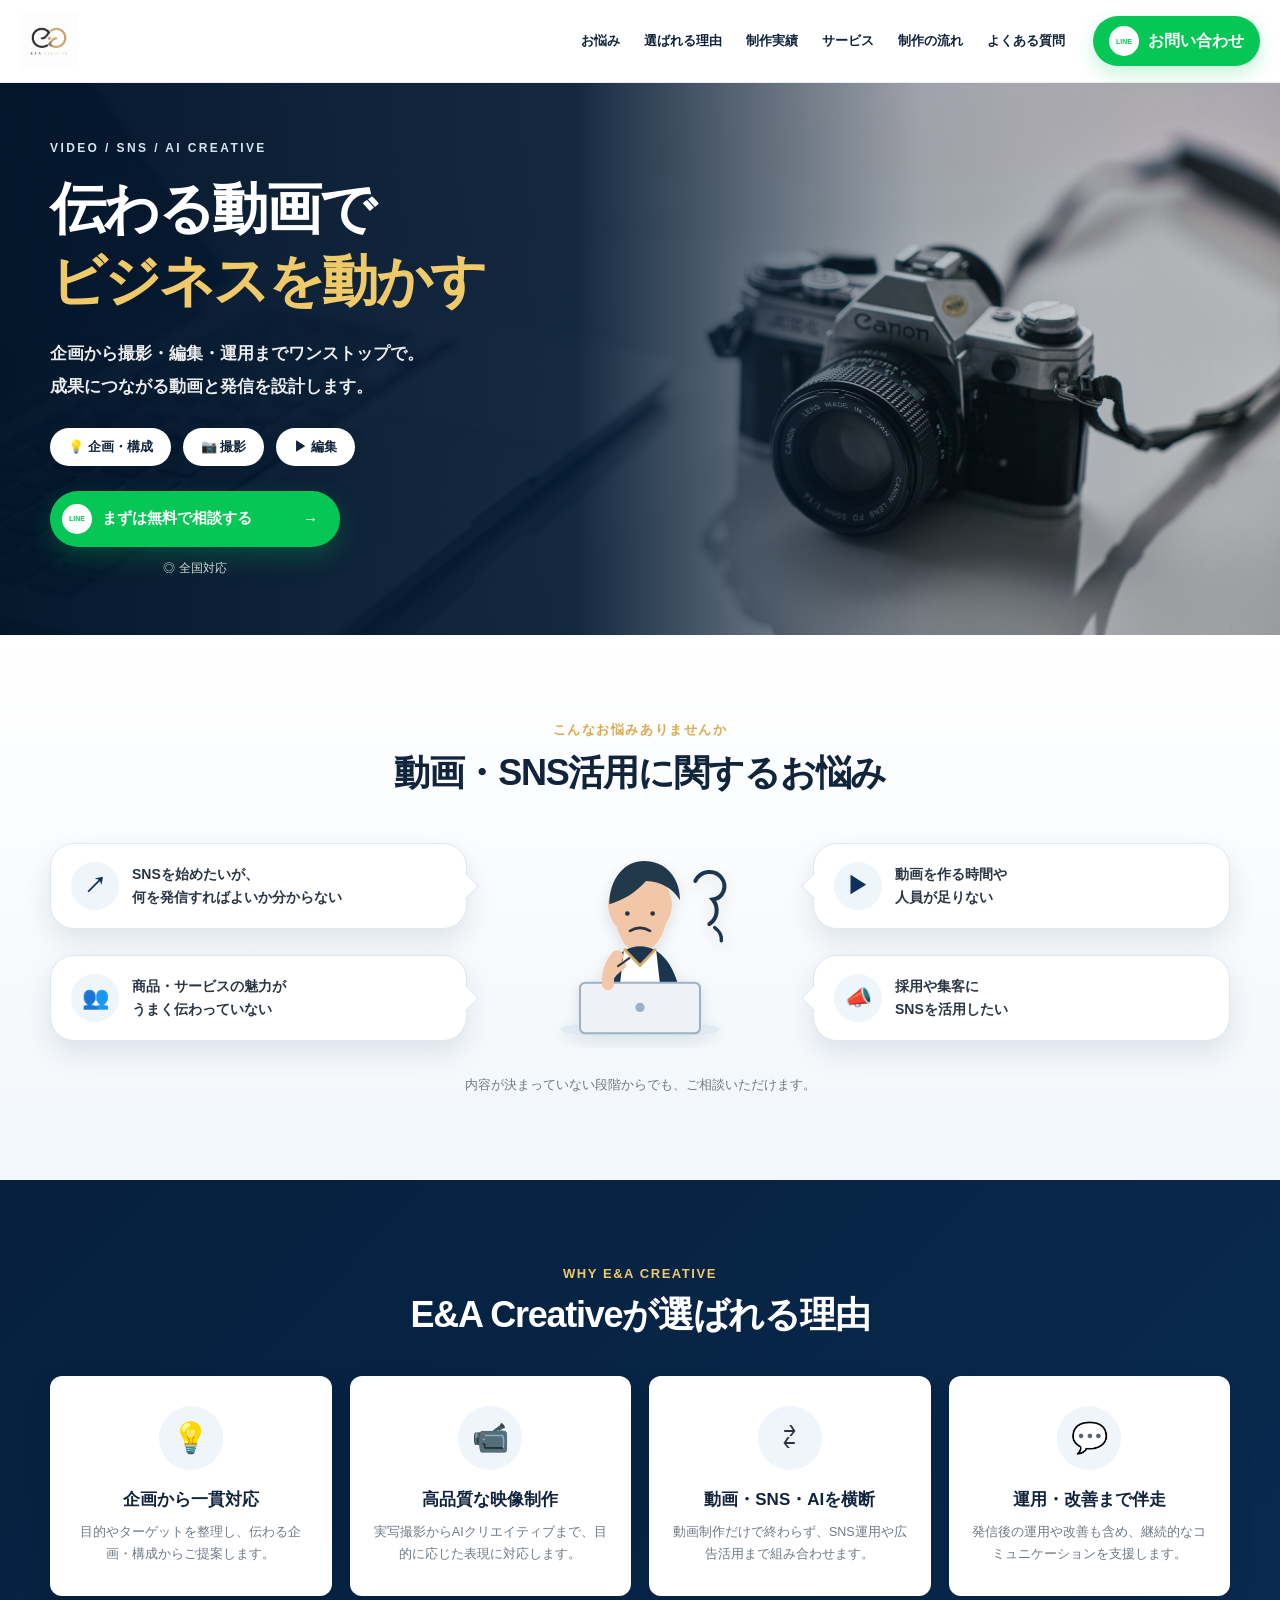
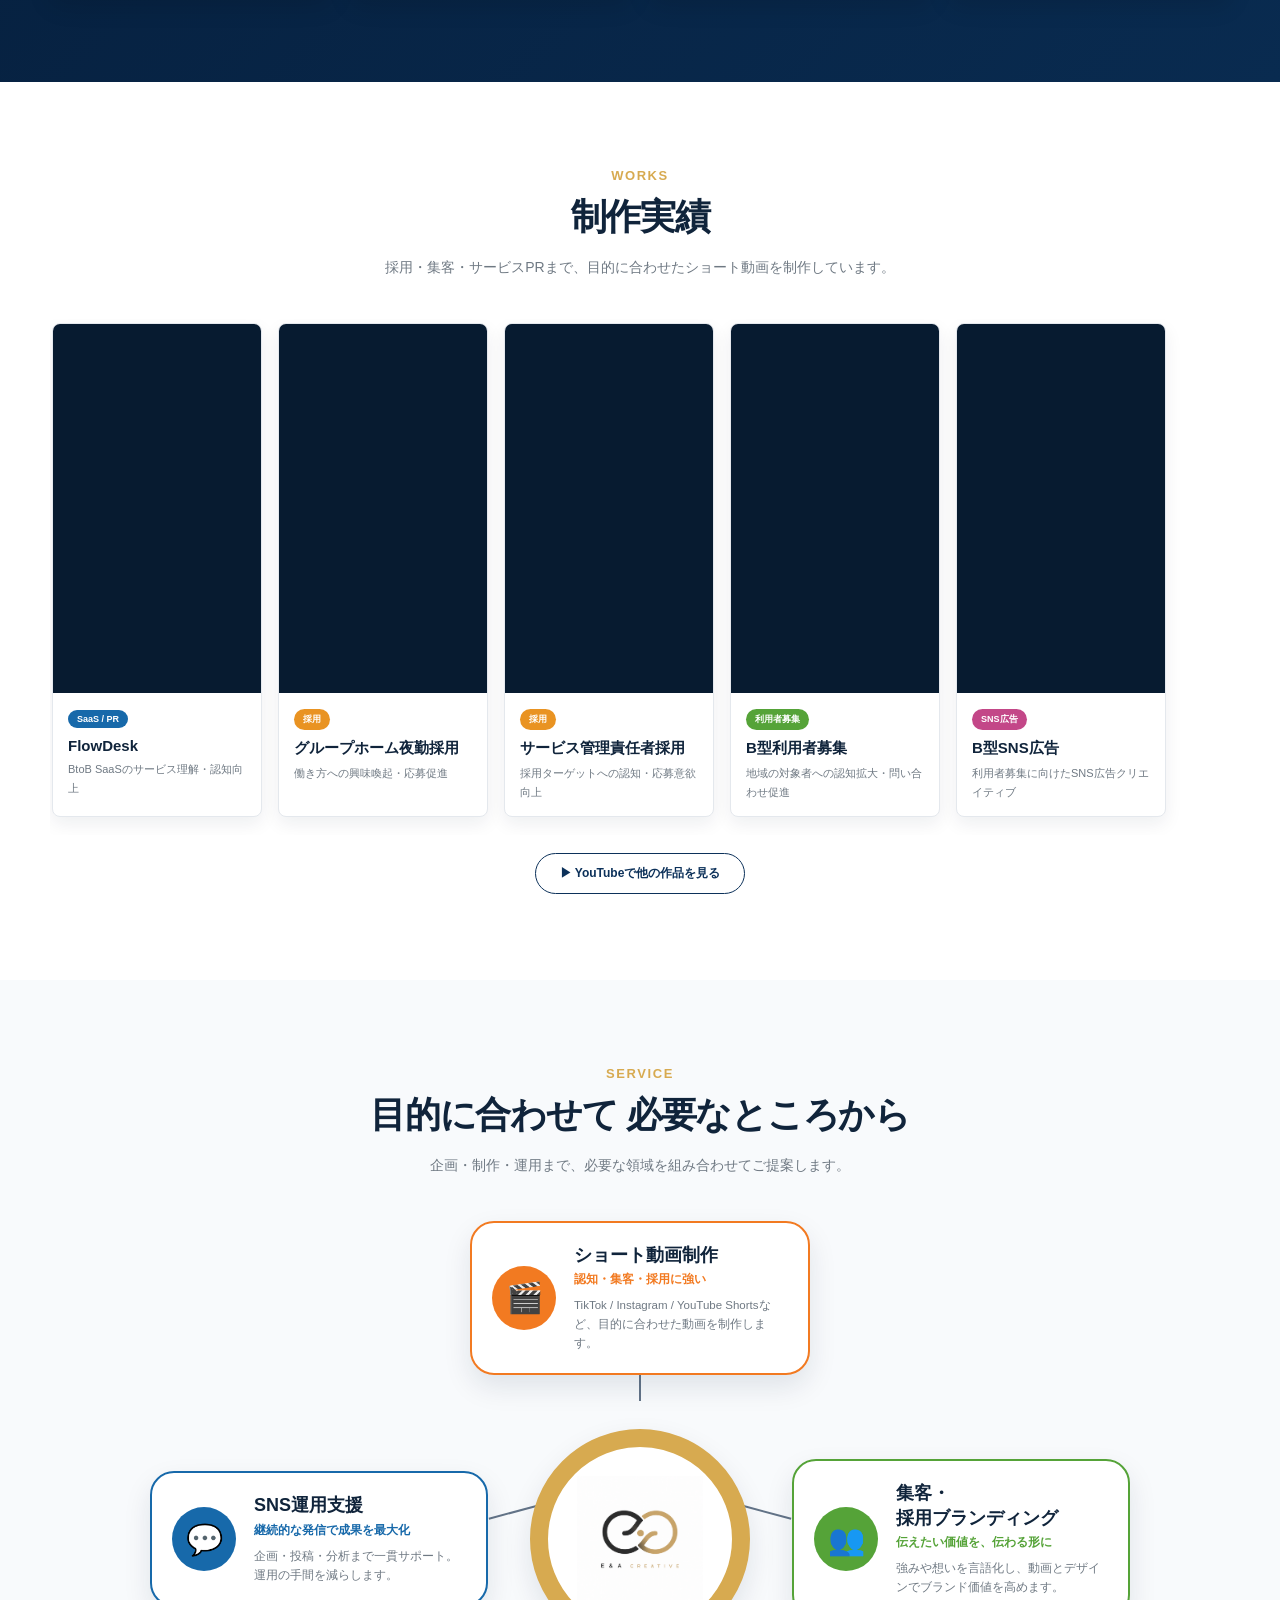
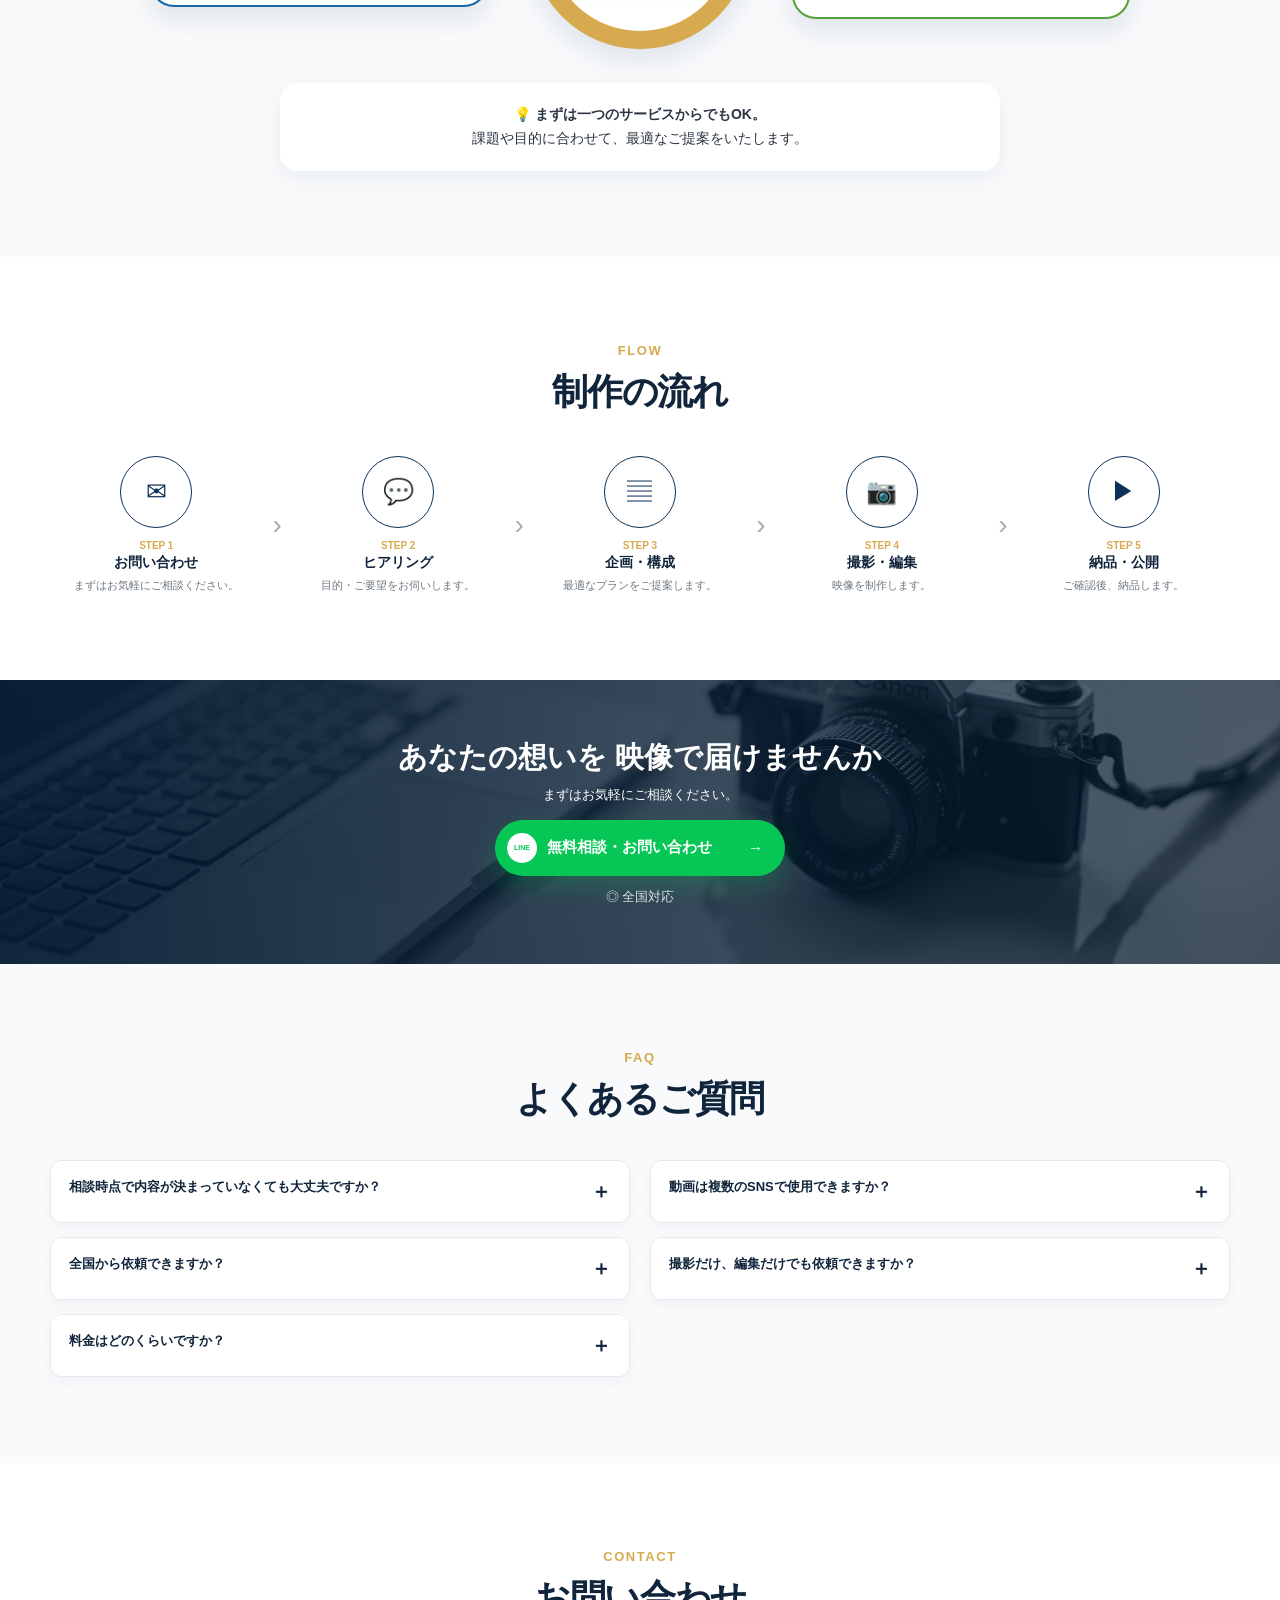
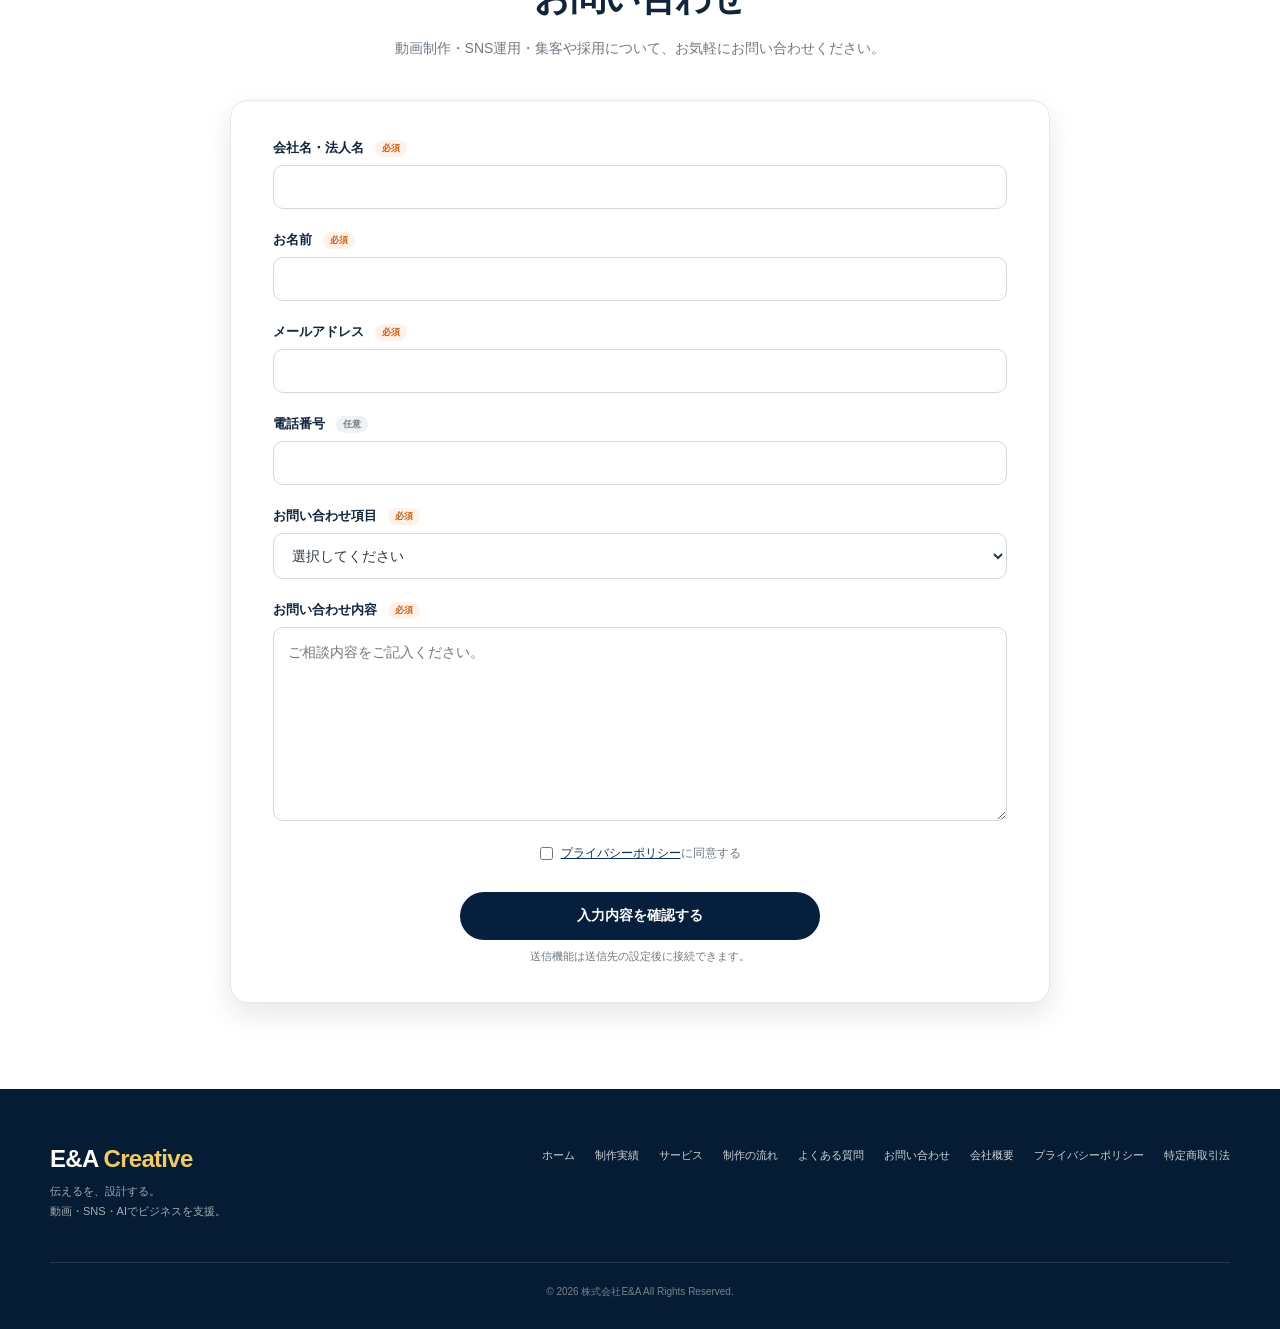
<file: index.html>
<!DOCTYPE html>
<html lang="ja">
<head>
  <meta charset="UTF-8">
  <meta name="viewport" content="width=device-width, initial-scale=1.0">
  <title>E&A Creative｜動画制作・SNS運用・AIクリエイティブ</title>
  <meta name="description" content="E&A Creativeは、動画制作・SNS運用・AIクリエイティブを通じて、企業やサービスの伝え方を設計・支援します。">
  <meta name="google-site-verification" content="SJuVb69Yt1p-LeLvnlhJhGU6q53E-lnGrEjzEZ85P0A">
  <link rel="icon" href="images/logo.png" type="image/png">
  <link rel="stylesheet" href="style.css">

<style>
.contact-section{background:#fff}
.contact-card{max-width:820px;margin:36px auto 0;padding:38px 42px;background:#fff;border:1px solid #e4e8ed;border-radius:18px;box-shadow:0 12px 28px rgba(7,31,61,.10)}
.contact-form{display:grid;gap:22px}.form-row{display:grid;gap:8px}.form-row label{font-size:13px;font-weight:800;color:#10243b}
.required,.optional{display:inline-block;margin-left:7px;padding:2px 7px;border-radius:999px;font-size:9px;vertical-align:1px}.required{background:#fff1e8;color:#c85f18}.optional{background:#eef2f5;color:#6f7983}
.form-row input,.form-row select,.form-row textarea{width:100%;border:1px solid #cfd7df;border-radius:10px;background:#fff;color:#2b3642;padding:13px 14px;font:inherit;font-size:14px;outline:none;transition:.2s}
.form-row textarea{resize:vertical;min-height:150px;line-height:1.7}.form-row input:focus,.form-row select:focus,.form-row textarea:focus{border-color:#0c315a;box-shadow:0 0 0 3px rgba(12,49,90,.08)}
.privacy-check{display:flex;align-items:flex-start;justify-content:center;gap:8px;font-size:12px;line-height:1.7;color:#6f7983}.privacy-check input{margin-top:4px}.privacy-check a{color:#0c315a;text-decoration:underline}
.form-actions{text-align:center;padding-top:6px}.contact-submit{width:min(100%,360px);border:0;border-radius:999px;padding:15px 24px;background:#061f3d;color:#fff;font-size:14px;font-weight:800;cursor:pointer;transition:.2s}
.contact-submit:hover{transform:translateY(-2px);box-shadow:0 10px 24px rgba(6,31,61,.18)}.form-note{margin-top:10px;color:#6f7983;font-size:10.5px}
@media(max-width:680px){.contact-card{margin-top:24px;padding:22px 16px;border-radius:14px}.contact-form{gap:18px}.form-row label{font-size:12px}.form-row input,.form-row select,.form-row textarea{font-size:16px;padding:12px}.contact-submit{width:100%}}
</style>

</head>
<body>

<header class="site-header">
  <div class="header-inner">
    <a class="header-logo" href="#top" aria-label="E&A Creative トップへ">
      <img src="images/logo.png" alt="E&A Creative">
    </a>

    <nav class="desktop-nav" aria-label="メインナビゲーション">
      <a href="#problem">お悩み</a>
      <a href="#reason">選ばれる理由</a>
      <a href="#works">制作実績</a>
      <a href="#service">サービス</a>
      <a href="#flow">制作の流れ</a>
      <a href="#faq">よくある質問</a>
    </nav>

    <a class="header-contact" href="https://lin.ee/oaMVBY1" target="_blank" rel="noopener noreferrer">
      <span class="line-badge">LINE</span>
      <span>お問い合わせ</span>
    </a>

    <button class="menu-btn" type="button" aria-label="メニューを開く" aria-expanded="false">
      <span></span><span></span><span></span>
    </button>
  </div>

  <nav class="mobile-nav" aria-label="モバイルナビゲーション">
    <a href="#problem">お悩み</a>
    <a href="#reason">選ばれる理由</a>
    <a href="#works">制作実績</a>
    <a href="#service">サービス</a>
    <a href="#flow">制作の流れ</a>
    <a href="#faq">よくある質問</a>
    <a class="mobile-contact" href="https://lin.ee/oaMVBY1" target="_blank" rel="noopener noreferrer"><span class="line-badge">LINE</span><span class="cta-label">無料相談する</span></a>
  </nav>
</header>

<main id="top">
  <section class="hero">
    <div class="hero-overlay"></div>
    <div class="container hero-inner">
      <div class="hero-copy">
        <p class="hero-kicker">VIDEO / SNS / AI CREATIVE</p>
        <h1>伝わる動画で<br><span>ビジネスを動かす</span></h1>
        <p class="hero-lead">企画から撮影・編集・運用までワンストップで。<br>成果につながる動画と発信を設計します。</p>
        <div class="hero-features"><span>💡 企画・構成</span><span>📷 撮影</span><span>▶ 編集</span></div>
        <a class="cta-btn" href="https://lin.ee/oaMVBY1" target="_blank" rel="noopener noreferrer"><span class="line-badge">LINE</span><span class="cta-label">まずは無料で相談する</span><span class="cta-arrow">→</span></a>
        <p class="area-note">◎ 全国対応</p>
      </div>
    </div>
  </section>

  <section class="section problem-section" id="problem">
    <div class="container">
      <p class="section-eyebrow">こんなお悩みありませんか</p><h2>動画・SNS活用に関するお悩み</h2>
      <div class="problem-layout">
        <div class="problem-side problem-side-left">
          <div class="problem-bubble"><span class="bubble-icon">↗</span><p>SNSを始めたいが、<br>何を発信すればよいか分からない</p></div>
          <div class="problem-bubble"><span class="bubble-icon">👥</span><p>商品・サービスの魅力が<br>うまく伝わっていない</p></div>
        </div>
        <div class="problem-person-wrap"><img src="images/problem-person.svg" alt="動画やSNS活用について悩む担当者のイラスト"></div>
        <div class="problem-side problem-side-right">
          <div class="problem-bubble"><span class="bubble-icon">▶</span><p>動画を作る時間や<br>人員が足りない</p></div>
          <div class="problem-bubble"><span class="bubble-icon">📣</span><p>採用や集客に<br>SNSを活用したい</p></div>
        </div>
      </div>
      <p class="problem-note">内容が決まっていない段階からでも、ご相談いただけます。</p>
    </div>
  </section>

  <section class="section reason-section" id="reason">
    <div class="container">
      <p class="section-eyebrow light">WHY E&A CREATIVE</p><h2 class="light">E&A Creativeが選ばれる理由</h2>
      <div class="reason-grid">
        <article class="reason-card"><div class="reason-icon">💡</div><h3>企画から一貫対応</h3><p>目的やターゲットを整理し、伝わる企画・構成からご提案します。</p></article>
        <article class="reason-card"><div class="reason-icon">📹</div><h3>高品質な映像制作</h3><p>実写撮影からAIクリエイティブまで、目的に応じた表現に対応します。</p></article>
        <article class="reason-card"><div class="reason-icon">⇄</div><h3>動画・SNS・AIを横断</h3><p>動画制作だけで終わらず、SNS運用や広告活用まで組み合わせます。</p></article>
        <article class="reason-card"><div class="reason-icon">💬</div><h3>運用・改善まで伴走</h3><p>発信後の運用や改善も含め、継続的なコミュニケーションを支援します。</p></article>
      </div>
    </div>
  </section>

  <section class="section works-section" id="works">
    <div class="container">
      <p class="section-eyebrow">WORKS</p><h2>制作実績</h2>
      <p class="section-lead">採用・集客・サービスPRまで、目的に合わせたショート動画を制作しています。</p>
      <div class="works-scroll">
        <article class="work-card"><div class="work-video"><iframe src="https://www.youtube.com/embed/tQVVFxrK33Y" title="FlowDesk SaaS広告" loading="lazy" allowfullscreen></iframe></div><div class="work-body"><span class="work-tag blue">SaaS / PR</span><h3>FlowDesk</h3><p>BtoB SaaSのサービス理解・認知向上</p></div></article>
        <article class="work-card"><div class="work-video"><iframe src="https://www.youtube.com/embed/7ln7jumhYU0" title="グループホーム夜勤スタッフ採用" loading="lazy" allowfullscreen></iframe></div><div class="work-body"><span class="work-tag orange">採用</span><h3>グループホーム夜勤採用</h3><p>働き方への興味喚起・応募促進</p></div></article>
        <article class="work-card"><div class="work-video"><iframe src="https://www.youtube.com/embed/Oxyjat8pmpk" title="サービス管理責任者採用" loading="lazy" allowfullscreen></iframe></div><div class="work-body"><span class="work-tag orange">採用</span><h3>サービス管理責任者採用</h3><p>採用ターゲットへの認知・応募意欲向上</p></div></article>
        <article class="work-card"><div class="work-video"><iframe src="https://www.youtube.com/embed/7LgqKKXAIbM" title="就労継続支援B型利用者募集" loading="lazy" allowfullscreen></iframe></div><div class="work-body"><span class="work-tag green">利用者募集</span><h3>B型利用者募集</h3><p>地域の対象者への認知拡大・問い合わせ促進</p></div></article>
        <article class="work-card"><div class="work-video"><iframe src="https://www.youtube.com/embed/GUXnkZztyaM" title="就労継続支援B型SNS広告" loading="lazy" allowfullscreen></iframe></div><div class="work-body"><span class="work-tag pink">SNS広告</span><h3>B型SNS広告</h3><p>利用者募集に向けたSNS広告クリエイティブ</p></div></article>
      </div>
      <div class="works-more"><a href="https://www.youtube.com/@ea-marketing-ok" target="_blank" rel="noopener noreferrer">▶ YouTubeで他の作品を見る</a></div>
    </div>
  </section>

  <section class="section service-section" id="service">
    <div class="container">
      <p class="section-eyebrow">SERVICE</p><h2>目的に合わせて 必要なところから</h2>
      <p class="section-lead">企画・制作・運用まで、必要な領域を組み合わせてご提案します。</p>
      <div class="service-map">
        <article class="service-node service-movie"><div class="service-node-icon">🎬</div><div><h3>ショート動画制作</h3><strong>認知・集客・採用に強い</strong><p>TikTok / Instagram / YouTube Shortsなど、目的に合わせた動画を制作します。</p></div></article>
        <article class="service-node service-sns"><div class="service-node-icon blue-bg">💬</div><div><h3>SNS運用支援</h3><strong class="blue-text">継続的な発信で成果を最大化</strong><p>企画・投稿・分析まで一貫サポート。運用の手間を減らします。</p></div></article>
        <div class="service-hub"><img src="images/logo.png" alt="E&A Creative"></div>
        <article class="service-node service-brand"><div class="service-node-icon green-bg">👥</div><div><h3>集客・採用ブランディング</h3><strong class="green-text">伝えたい価値を、伝わる形に</strong><p>強みや想いを言語化し、動画とデザインでブランド価値を高めます。</p></div></article>
        <span class="map-line line-top"></span><span class="map-line line-left"></span><span class="map-line line-right"></span>
      </div>
      <div class="service-note">💡 <b>まずは一つのサービスからでもOK。</b><br>課題や目的に合わせて、最適なご提案をいたします。</div>
    </div>
  </section>

  <section class="section flow-section" id="flow">
    <div class="container">
      <p class="section-eyebrow">FLOW</p><h2>制作の流れ</h2>
      <div class="flow-grid">
        <div class="flow-item"><div class="flow-icon">✉</div><span>STEP 1</span><h3>お問い合わせ</h3><p>まずはお気軽にご相談ください。</p></div><div class="flow-arrow">›</div>
        <div class="flow-item"><div class="flow-icon">💬</div><span>STEP 2</span><h3>ヒアリング</h3><p>目的・ご要望をお伺いします。</p></div><div class="flow-arrow">›</div>
        <div class="flow-item"><div class="flow-icon">▤</div><span>STEP 3</span><h3>企画・構成</h3><p>最適なプランをご提案します。</p></div><div class="flow-arrow">›</div>
        <div class="flow-item"><div class="flow-icon">📷</div><span>STEP 4</span><h3>撮影・編集</h3><p>映像を制作します。</p></div><div class="flow-arrow">›</div>
        <div class="flow-item"><div class="flow-icon">▶</div><span>STEP 5</span><h3>納品・公開</h3><p>ご確認後、納品します。</p></div>
      </div>
    </div>
  </section>

  <section class="wide-cta">
    <div class="wide-cta-overlay"></div>
    <div class="container wide-cta-inner">
      <h2>あなたの想いを 映像で届けませんか</h2><p>まずはお気軽にご相談ください。</p>
      <a class="cta-btn" href="https://lin.ee/oaMVBY1" target="_blank" rel="noopener noreferrer"><span class="line-badge">LINE</span><span class="cta-label">無料相談・お問い合わせ</span><span class="cta-arrow">→</span></a>
      <p class="area-note">◎ 全国対応</p>
    </div>
  </section>

  <section class="section faq-section" id="faq">
    <div class="container">
      <p class="section-eyebrow">FAQ</p><h2>よくあるご質問</h2>
      <div class="faq-grid">
        <div class="faq-item"><button class="faq-q" type="button">相談時点で内容が決まっていなくても大丈夫ですか？ <span>＋</span></button><div class="faq-a">はい。課題や目的を一緒に整理しながら、必要な動画や運用方法をご提案します。</div></div>
        <div class="faq-item"><button class="faq-q" type="button">動画は複数のSNSで使用できますか？ <span>＋</span></button><div class="faq-a">はい。TikTok・Instagram・YouTube Shortsなど、複数媒体でご利用いただけます。</div></div>
        <div class="faq-item"><button class="faq-q" type="button">全国から依頼できますか？ <span>＋</span></button><div class="faq-a">はい。全国対応しております。撮影内容や場所についてもお気軽にご相談ください。</div></div>
        <div class="faq-item"><button class="faq-q" type="button">撮影だけ、編集だけでも依頼できますか？ <span>＋</span></button><div class="faq-a">ご相談内容に応じて対応します。必要な範囲をお聞かせください。</div></div>
        <div class="faq-item"><button class="faq-q" type="button">料金はどのくらいですか？ <span>＋</span></button><div class="faq-a">撮影内容や制作本数、運用範囲によって異なります。無料相談後にお見積りをご案内します。</div></div>
      </div>
    </div>
  </section>

  <section class="section contact-section" id="contact">
    <div class="container">
      <p class="section-eyebrow">CONTACT</p>
      <h2>お問い合わせ</h2>
      <p class="section-lead">動画制作・SNS運用・集客や採用について、お気軽にお問い合わせください。</p>
      <div class="contact-card">
        <form class="contact-form" id="contactForm">
          <div class="form-row"><label for="company">会社名・法人名 <span class="required">必須</span></label><input id="company" name="company" type="text" autocomplete="organization" required></div>
          <div class="form-row"><label for="name">お名前 <span class="required">必須</span></label><input id="name" name="name" type="text" autocomplete="name" required></div>
          <div class="form-row"><label for="email">メールアドレス <span class="required">必須</span></label><input id="email" name="email" type="email" autocomplete="email" required></div>
          <div class="form-row"><label for="tel">電話番号 <span class="optional">任意</span></label><input id="tel" name="tel" type="tel" autocomplete="tel"></div>
          <div class="form-row">
            <label for="category">お問い合わせ項目 <span class="required">必須</span></label>
            <select id="category" name="category" required>
              <option value="" selected disabled>選択してください</option>
              <option>ショート動画制作について</option>
              <option>SNS運用について</option>
              <option>SNS広告運用について</option>
              <option>集客・採用について</option>
              <option>AIを活用した動画制作について</option>
              <option>撮影・編集について</option>
              <option>その他</option>
            </select>
          </div>
          <div class="form-row"><label for="message">お問い合わせ内容 <span class="required">必須</span></label><textarea id="message" name="message" rows="7" placeholder="ご相談内容をご記入ください。" required></textarea></div>
          <label class="privacy-check"><input type="checkbox" required><span><a href="privacy.html" target="_blank">プライバシーポリシー</a>に同意する</span></label>
          <div class="form-actions"><button class="contact-submit" type="submit">入力内容を確認する</button><p class="form-note">送信機能は送信先の設定後に接続できます。</p></div>
        </form>
      </div>
    </div>
  </section>
</main>

<footer class="footer">
  <div class="container footer-inner">
    <div class="footer-brand"><div class="footer-wordmark">E&amp;A <span>Creative</span></div><p>伝えるを、設計する。<br>動画・SNS・AIでビジネスを支援。</p></div>
    <nav class="footer-nav">
      <a href="#top">ホーム</a><a href="#works">制作実績</a><a href="#service">サービス</a><a href="#flow">制作の流れ</a><a href="#faq">よくある質問</a><a href="#contact">お問い合わせ</a>
      <a href="company.html">会社概要</a><a href="privacy.html">プライバシーポリシー</a><a href="commerce.html">特定商取引法</a>
    </nav>
    <p class="copyright">© 2026 株式会社E&A All Rights Reserved.</p>
  </div>
</footer>

<div class="sticky-mobile-cta"><a href="https://lin.ee/oaMVBY1" target="_blank" rel="noopener noreferrer"><span class="line-badge">LINE</span><span class="cta-label">無料相談する</span></a></div>
<script src="script.js"></script>
</body>
</html>
</file>
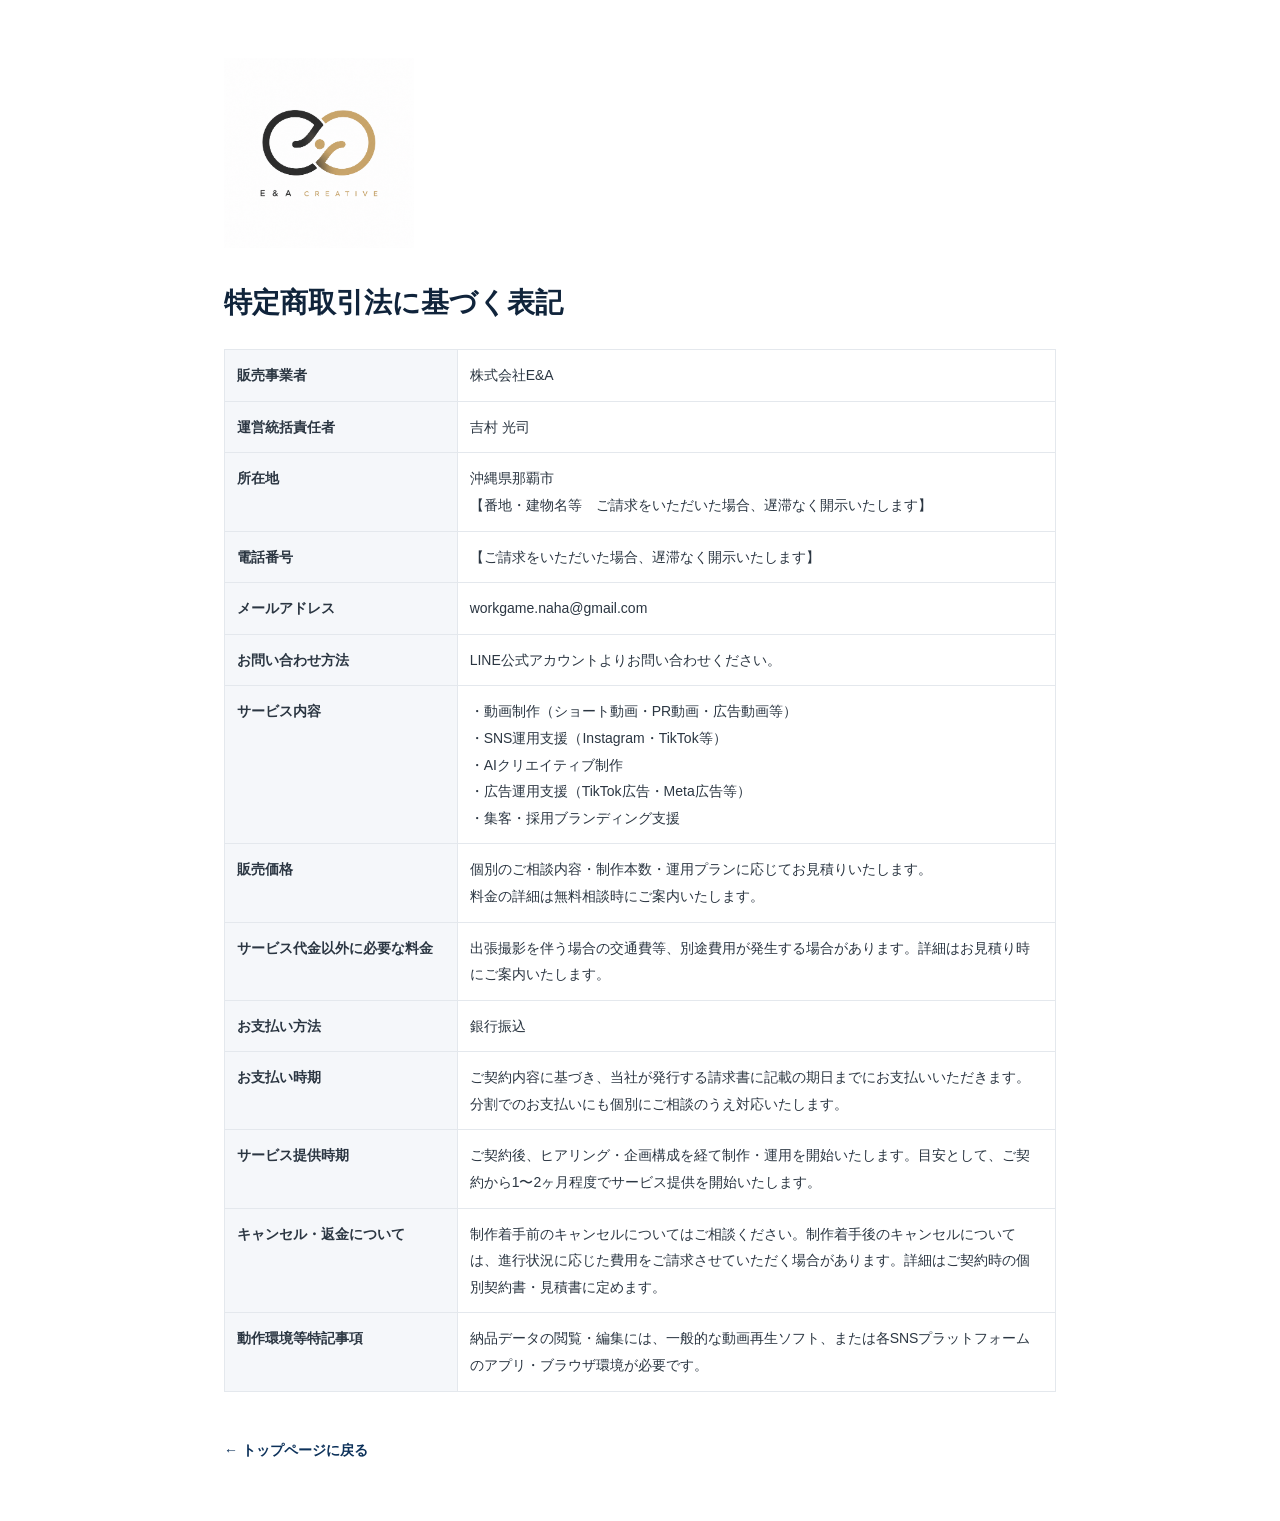
<file: commerce.html>
<!DOCTYPE html>
<html lang="ja">
<head>
<meta charset="UTF-8">
<meta name="viewport" content="width=device-width, initial-scale=1.0">
<title>特定商取引法に基づく表記｜E&A Creative</title>
<link rel="icon" href="images/logo.png" type="image/png">
<link rel="stylesheet" href="style.css">
</head>
<body>
<div class="legal-wrap">
  <img class="logo-mini" src="images/logo.png" alt="E&A Creative">
  <h1>特定商取引法に基づく表記</h1>

  <table>
    <tr><th>販売事業者</th><td>株式会社E&A</td></tr>
    <tr><th>運営統括責任者</th><td>吉村 光司</td></tr>
    <tr><th>所在地</th><td>沖縄県那覇市<br>【番地・建物名等　ご請求をいただいた場合、遅滞なく開示いたします】</td></tr>
    <tr><th>電話番号</th><td>【ご請求をいただいた場合、遅滞なく開示いたします】</td></tr>
<tr><th>メールアドレス</th><td><a href="mailto:workgame.naha@gmail.com">workgame.naha@gmail.com</a></td></tr>
    
    <tr><th>お問い合わせ方法</th><td>LINE公式アカウントよりお問い合わせください。</td></tr>
    <tr><th>サービス内容</th>
      <td>
        ・動画制作（ショート動画・PR動画・広告動画等）<br>
        ・SNS運用支援（Instagram・TikTok等）<br>
        ・AIクリエイティブ制作<br>
        ・広告運用支援（TikTok広告・Meta広告等）<br>
        ・集客・採用ブランディング支援
      </td>
    </tr>
    <tr><th>販売価格</th>
      <td>
        個別のご相談内容・制作本数・運用プランに応じてお見積りいたします。<br>
        料金の詳細は無料相談時にご案内いたします。
      </td>
    </tr>
    <tr><th>サービス代金以外に必要な料金</th>
      <td>
        出張撮影を伴う場合の交通費等、別途費用が発生する場合があります。詳細はお見積り時にご案内いたします。
      </td>
    </tr>
    <tr><th>お支払い方法</th><td>銀行振込</td></tr>
    <tr><th>お支払い時期</th>
      <td>
        ご契約内容に基づき、当社が発行する請求書に記載の期日までにお支払いいただきます。分割でのお支払いにも個別にご相談のうえ対応いたします。
      </td>
    </tr>
    <tr><th>サービス提供時期</th>
      <td>
        ご契約後、ヒアリング・企画構成を経て制作・運用を開始いたします。目安として、ご契約から1〜2ヶ月程度でサービス提供を開始いたします。
      </td>
    </tr>
    <tr><th>キャンセル・返金について</th>
      <td>
        制作着手前のキャンセルについてはご相談ください。制作着手後のキャンセルについては、進行状況に応じた費用をご請求させていただく場合があります。詳細はご契約時の個別契約書・見積書に定めます。
      </td>
    </tr>
    <tr><th>動作環境等特記事項</th>
      <td>
        納品データの閲覧・編集には、一般的な動画再生ソフト、または各SNSプラットフォームのアプリ・ブラウザ環境が必要です。
      </td>
    </tr>
  </table>

  <a class="back-link" href="index.html">← トップページに戻る</a>
</div>
</body>
</html>
</file>
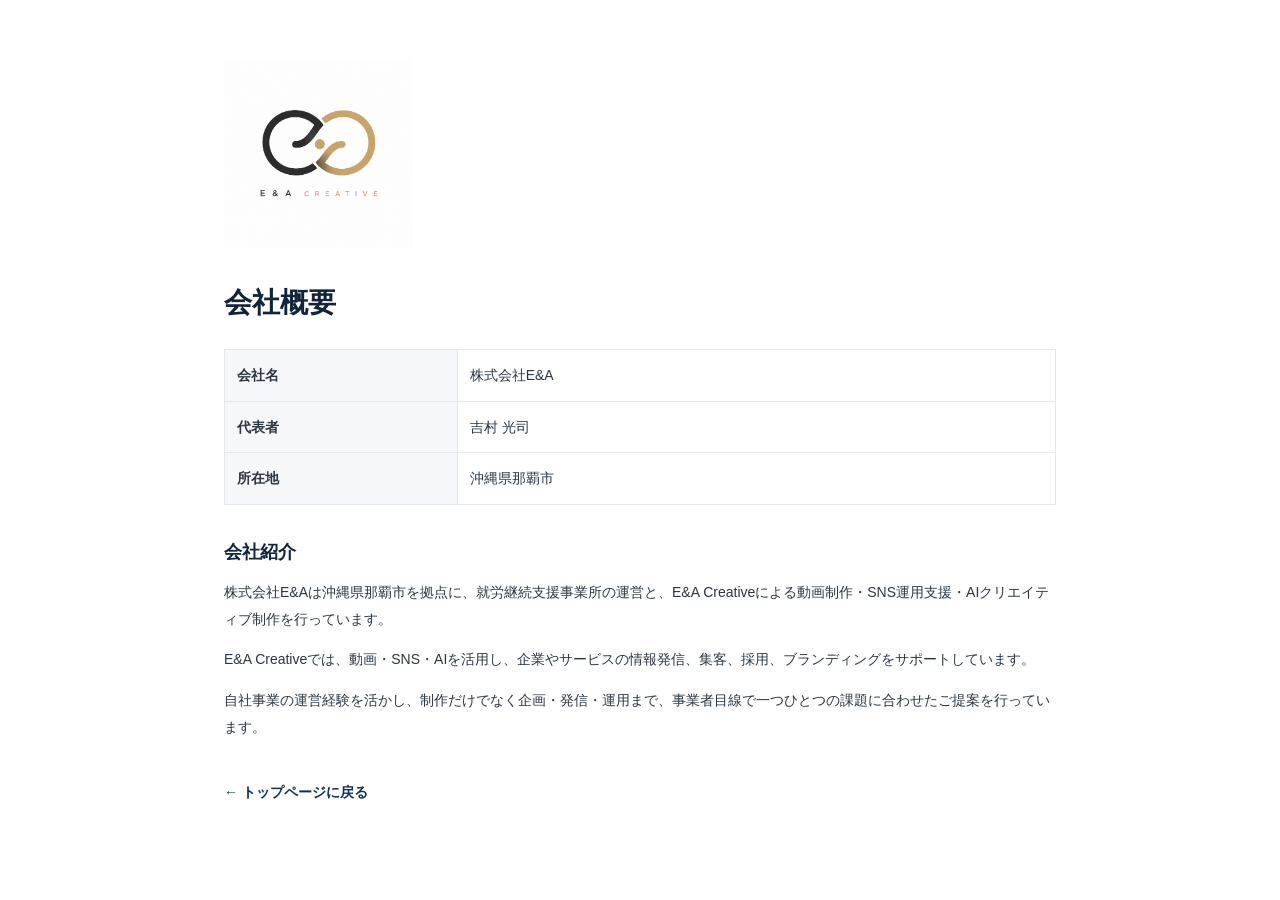
<file: company.html>
<!DOCTYPE html>
<html lang="ja">
<head>
<meta charset="UTF-8">
<meta name="viewport" content="width=device-width, initial-scale=1.0">
<title>会社概要｜E&A Creative</title>
<link rel="icon" href="images/logo.png" type="image/png">
<link rel="stylesheet" href="style.css">
</head>
<body>
<div class="legal-wrap">
  <img class="logo-mini" src="images/logo.png" alt="E&A Creative">
  <h1>会社概要</h1>

  <table>
    <tr><th>会社名</th><td>株式会社E&A</td></tr>
    <tr><th>代表者</th><td>吉村 光司</td></tr>
    <tr><th>所在地</th><td>沖縄県那覇市</td></tr>
  </table>

  <h2>会社紹介</h2>
  <p>
    株式会社E&Aは沖縄県那覇市を拠点に、就労継続支援事業所の運営と、E&A Creativeによる動画制作・SNS運用支援・AIクリエイティブ制作を行っています。
  </p>
  <p>
    E&A Creativeでは、動画・SNS・AIを活用し、企業やサービスの情報発信、集客、採用、ブランディングをサポートしています。
  </p>
  <p>
    自社事業の運営経験を活かし、制作だけでなく企画・発信・運用まで、事業者目線で一つひとつの課題に合わせたご提案を行っています。
  </p>

  <a class="back-link" href="index.html">← トップページに戻る</a>
</div>
</body>
</html>
</file>
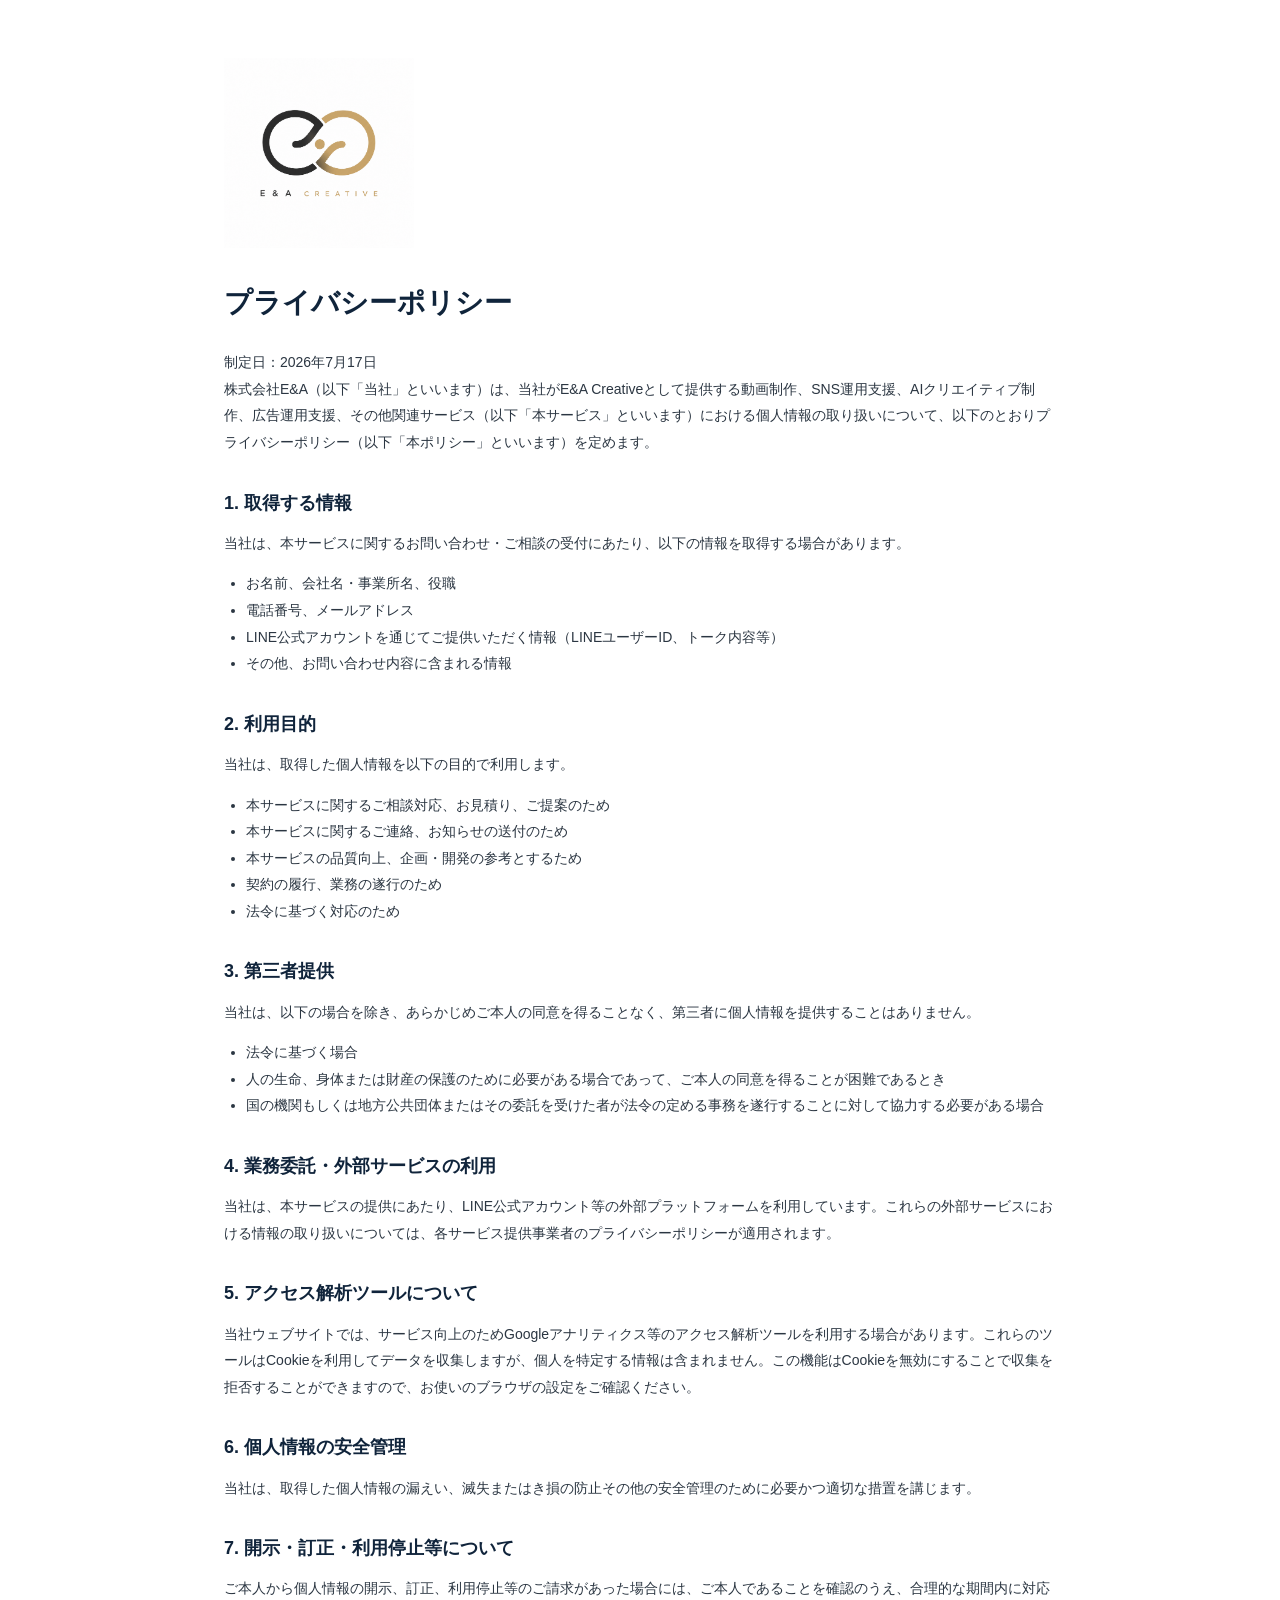
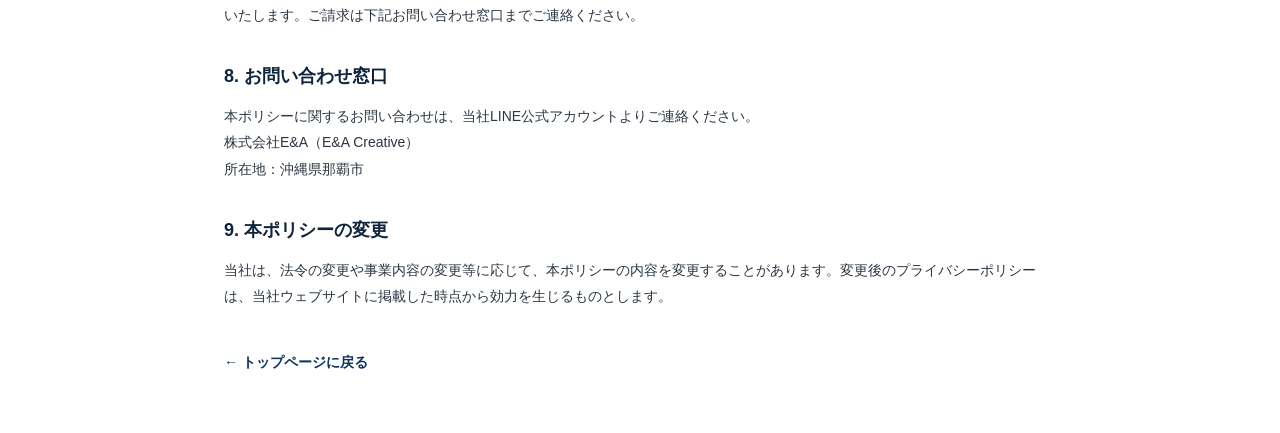
<file: privacy.html>
<!DOCTYPE html>
<html lang="ja">
<head>
<meta charset="UTF-8">
<meta name="viewport" content="width=device-width, initial-scale=1.0">
<title>プライバシーポリシー｜E&A Creative</title>
<link rel="icon" href="images/logo.png" type="image/png">
<link rel="stylesheet" href="style.css">
</head>
<body>
<div class="legal-wrap">
  <img class="logo-mini" src="images/logo.png" alt="E&A Creative">
  <h1>プライバシーポリシー</h1>
  <div class="updated">制定日：2026年7月17日</div>

  <p>
    株式会社E&A（以下「当社」といいます）は、当社がE&A Creativeとして提供する動画制作、SNS運用支援、AIクリエイティブ制作、広告運用支援、その他関連サービス（以下「本サービス」といいます）における個人情報の取り扱いについて、以下のとおりプライバシーポリシー（以下「本ポリシー」といいます）を定めます。
  </p>

  <h2>1. 取得する情報</h2>
  <p>当社は、本サービスに関するお問い合わせ・ご相談の受付にあたり、以下の情報を取得する場合があります。</p>
  <ul>
    <li>お名前、会社名・事業所名、役職</li>
    <li>電話番号、メールアドレス</li>
    <li>LINE公式アカウントを通じてご提供いただく情報（LINEユーザーID、トーク内容等）</li>
    <li>その他、お問い合わせ内容に含まれる情報</li>
  </ul>

  <h2>2. 利用目的</h2>
  <p>当社は、取得した個人情報を以下の目的で利用します。</p>
  <ul>
    <li>本サービスに関するご相談対応、お見積り、ご提案のため</li>
    <li>本サービスに関するご連絡、お知らせの送付のため</li>
    <li>本サービスの品質向上、企画・開発の参考とするため</li>
    <li>契約の履行、業務の遂行のため</li>
    <li>法令に基づく対応のため</li>
  </ul>

  <h2>3. 第三者提供</h2>
  <p>
    当社は、以下の場合を除き、あらかじめご本人の同意を得ることなく、第三者に個人情報を提供することはありません。
  </p>
  <ul>
    <li>法令に基づく場合</li>
    <li>人の生命、身体または財産の保護のために必要がある場合であって、ご本人の同意を得ることが困難であるとき</li>
    <li>国の機関もしくは地方公共団体またはその委託を受けた者が法令の定める事務を遂行することに対して協力する必要がある場合</li>
  </ul>

  <h2>4. 業務委託・外部サービスの利用</h2>
  <p>
    当社は、本サービスの提供にあたり、LINE公式アカウント等の外部プラットフォームを利用しています。これらの外部サービスにおける情報の取り扱いについては、各サービス提供事業者のプライバシーポリシーが適用されます。
  </p>

  <h2>5. アクセス解析ツールについて</h2>
  <p>
    当社ウェブサイトでは、サービス向上のためGoogleアナリティクス等のアクセス解析ツールを利用する場合があります。これらのツールはCookieを利用してデータを収集しますが、個人を特定する情報は含まれません。この機能はCookieを無効にすることで収集を拒否することができますので、お使いのブラウザの設定をご確認ください。
  </p>

  <h2>6. 個人情報の安全管理</h2>
  <p>
    当社は、取得した個人情報の漏えい、滅失またはき損の防止その他の安全管理のために必要かつ適切な措置を講じます。
  </p>

  <h2>7. 開示・訂正・利用停止等について</h2>
  <p>
    ご本人から個人情報の開示、訂正、利用停止等のご請求があった場合には、ご本人であることを確認のうえ、合理的な期間内に対応いたします。ご請求は下記お問い合わせ窓口までご連絡ください。
  </p>

  <h2>8. お問い合わせ窓口</h2>
  <p>
    本ポリシーに関するお問い合わせは、当社LINE公式アカウントよりご連絡ください。<br>
    株式会社E&A（E&A Creative）<br>
    所在地：沖縄県那覇市
  </p>

  <h2>9. 本ポリシーの変更</h2>
  <p>
    当社は、法令の変更や事業内容の変更等に応じて、本ポリシーの内容を変更することがあります。変更後のプライバシーポリシーは、当社ウェブサイトに掲載した時点から効力を生じるものとします。
  </p>

  <a class="back-link" href="index.html">← トップページに戻る</a>
</div>
</body>
</html>
</file>
<file: style.css>
:root{
  --navy:#061f3d;
  --navy2:#0c315a;
  --gold:#d7aa50;
  --gold2:#f0ca69;
  --orange:#f27a21;
  --blue:#1769aa;
  --green:#55a338;
  --pink:#c34788;
  --ink:#10243b;
  --text:#2b3642;
  --muted:#6f7983;
  --bg:#f7f9fb;
  --line:#e4e8ed;
  --white:#fff;
  --shadow:0 12px 28px rgba(7,31,61,.10);
}
*{box-sizing:border-box;margin:0;padding:0}
html{scroll-behavior:smooth}
body{
  font-family:"Hiragino Kaku Gothic ProN","Yu Gothic",Meiryo,sans-serif;
  color:var(--text);
  background:#fff;
  -webkit-font-smoothing:antialiased;
}
a{text-decoration:none;color:inherit}
img{max-width:100%;display:block}
button{font:inherit}
.container{width:min(1180px,calc(100% - 48px));margin:0 auto}

/* Header */
.site-header{position:sticky;top:0;z-index:1000;background:rgba(255,255,255,.97);border-bottom:1px solid rgba(7,31,61,.08);backdrop-filter:blur(10px)}
.header-inner{height:82px;width:min(1240px,calc(100% - 40px));margin:auto;display:flex;align-items:center;gap:28px}
.header-logo{width:185px;flex-shrink:0}
.header-logo img{width:100%;height:58px;object-fit:contain;object-position:left center}
.desktop-nav{display:flex;align-items:center;gap:24px;margin-left:auto}
.desktop-nav a{font-size:13px;font-weight:700;color:var(--ink);transition:.2s}
.desktop-nav a:hover{color:var(--gold)}
.header-contact{
  display:flex;
  align-items:center;
  gap:9px;
  background:#06C755;
  color:#fff;
  font-weight:800;
  padding:10px 16px;
  border-radius:999px;
  box-shadow:0 8px 20px rgba(6,199,85,.22);
}
.header-contact small{display:block;font-size:10px;text-align:center;margin-top:2px}
.mail-icon{font-size:21px}
.menu-btn,.mobile-nav{display:none}

/* Hero */
.hero{position:relative;min-height:540px;background:url('images/hero-bg.jpg') center/cover no-repeat;color:#fff;overflow:hidden}
.hero-overlay{position:absolute;inset:0;background:linear-gradient(90deg,rgba(2,21,42,.98) 0%,rgba(3,26,51,.92) 45%,rgba(3,27,52,.25) 72%,rgba(3,27,52,.05) 100%)}
.hero-inner{position:relative;z-index:1;display:flex;align-items:center;min-height:540px}
.hero-copy{max-width:610px;padding:58px 0}
.hero-kicker{font-size:12px;letter-spacing:.2em;color:#d7e5f0;margin-bottom:18px;font-weight:700}
.hero h1{font-size:56px;line-height:1.28;letter-spacing:-.045em;color:#fff;margin-bottom:22px}
.hero h1 span{color:var(--gold2)}
.hero-lead{font-size:17px;line-height:1.9;color:rgba(255,255,255,.92);font-weight:600;margin-bottom:25px}
.hero-features{display:flex;gap:12px;flex-wrap:wrap;margin-bottom:25px}
.hero-features span{background:#fff;color:var(--ink);border-radius:999px;padding:10px 18px;font-size:13px;font-weight:700;box-shadow:0 5px 18px rgba(0,0,0,.08)}
.cta-btn{
  display:inline-flex;
  justify-content:center;
  align-items:center;
  gap:10px;
  min-width:290px;
  padding:13px 22px 13px 12px;
  background:#06C755;
  color:#fff;
  font-size:15px;
  font-weight:800;
  border-radius:999px;
  box-shadow:0 10px 26px rgba(6,199,85,.24);
  transition:.2s;
}
.cta-btn:hover{
  transform:translateY(-2px);
  box-shadow:0 14px 32px rgba(6,199,85,.32);
}
.area-note{font-size:12px;margin-top:13px;color:rgba(255,255,255,.82);text-align:center;width:290px}

/* Shared */
.section{padding:86px 0}
.section-eyebrow{text-align:center;color:var(--gold);font-weight:800;font-size:13px;letter-spacing:.12em;margin-bottom:8px}
.section-eyebrow.light{color:var(--gold2)}
.section h2{text-align:center;color:var(--ink);font-size:36px;line-height:1.45;letter-spacing:-.035em;margin-bottom:12px}
.section h2.light{color:#fff}
.section-lead{text-align:center;color:var(--muted);font-size:14px;line-height:1.85;margin-bottom:38px}

/* Problem */
.problem-section{background:linear-gradient(180deg,#fff 0%,#f2f7fb 100%)}
.problem-layout{display:grid;grid-template-columns:1fr 290px 1fr;align-items:center;gap:28px;margin-top:36px}
.problem-side{display:flex;flex-direction:column;gap:26px}
.problem-bubble{position:relative;display:flex;align-items:center;gap:13px;background:#fff;border:1px solid #dfe8f0;border-radius:24px;padding:18px 20px;box-shadow:var(--shadow);font-weight:700;line-height:1.65;font-size:14px}
.problem-side-left .problem-bubble::after,.problem-side-right .problem-bubble::after{content:"";position:absolute;top:50%;width:18px;height:18px;background:#fff;transform:translateY(-50%) rotate(45deg)}
.problem-side-left .problem-bubble::after{right:-9px;border-top:1px solid #dfe8f0;border-right:1px solid #dfe8f0}
.problem-side-right .problem-bubble::after{left:-9px;border-left:1px solid #dfe8f0;border-bottom:1px solid #dfe8f0}
.bubble-icon{display:grid;place-items:center;flex:0 0 48px;height:48px;border-radius:50%;background:#eef5fb;color:var(--navy2);font-size:22px}
.problem-person-wrap{align-self:end}
.problem-person-wrap img{width:280px;margin:auto}
.problem-note{text-align:center;color:var(--muted);font-size:13px;margin-top:28px}

/* Reason */
.reason-section{background:linear-gradient(135deg,var(--navy) 0%,#092b50 100%)}
.reason-grid{display:grid;grid-template-columns:repeat(4,1fr);gap:18px;margin-top:34px}
.reason-card{background:#fff;border-radius:12px;padding:30px 22px;text-align:center;box-shadow:0 10px 25px rgba(0,0,0,.12)}
.reason-icon{width:64px;height:64px;margin:0 auto 18px;border-radius:50%;display:grid;place-items:center;background:#eff5fa;font-size:30px}
.reason-card h3{color:var(--ink);font-size:17px;margin-bottom:10px}
.reason-card p{color:var(--muted);font-size:12.5px;line-height:1.8}

/* Works */
.works-section{background:#fff}
.works-scroll{display:flex;gap:16px;overflow-x:auto;scroll-snap-type:x mandatory;padding:4px 2px 18px;scrollbar-width:thin}
.work-card{flex:0 0 210px;scroll-snap-align:start;background:#fff;border:1px solid var(--line);border-radius:8px;overflow:hidden;box-shadow:0 7px 18px rgba(20,35,55,.07)}
.work-video{aspect-ratio:9/16;background:#071b30}
.work-video iframe{width:100%;height:100%;border:0;display:block}
.work-body{padding:15px}
.work-tag{display:inline-block;padding:4px 9px;border-radius:999px;color:#fff;font-size:9px;font-weight:800;margin-bottom:9px}
.work-tag.blue{background:var(--blue)} .work-tag.orange{background:#e99322}.work-tag.green{background:var(--green)}.work-tag.pink{background:var(--pink)}
.work-body h3{font-size:15px;color:var(--ink);margin-bottom:6px}
.work-body p{font-size:11px;line-height:1.65;color:var(--muted)}
.works-more{text-align:center;margin-top:18px}
.works-more a{display:inline-block;padding:11px 24px;border:1px solid var(--navy2);border-radius:999px;font-size:12px;font-weight:700;color:var(--navy2)}

/* Service */
.service-section{background:#f8fafc}
.service-map{position:relative;max-width:980px;height:510px;margin:44px auto 0}
.service-hub{position:absolute;left:50%;top:225px;transform:translate(-50%,-50%);width:230px;height:230px;border-radius:50%;background:#fff;border:19px solid var(--gold);box-shadow:var(--shadow);display:grid;place-items:center;z-index:3}
.service-hub img{width:165px;height:150px;object-fit:contain}
.service-node{position:absolute;display:flex;align-items:center;gap:18px;width:340px;min-height:128px;background:#fff;border:2px solid var(--orange);border-radius:24px;padding:22px;box-shadow:var(--shadow);z-index:4}
.service-node-icon{flex:0 0 64px;height:64px;border-radius:50%;display:grid;place-items:center;background:var(--orange);font-size:30px}
.service-node h3{font-size:18px;color:var(--ink);margin-bottom:4px}
.service-node strong{display:block;color:var(--orange);font-size:12px;margin-bottom:8px}
.service-node p{font-size:11.5px;line-height:1.65;color:var(--muted)}
.service-movie{left:50%;top:0;transform:translateX(-50%)}
.service-sns{left:0;top:280px;border-color:var(--blue)}
.service-brand{right:0;top:280px;border-color:var(--green)}
.blue-bg{background:var(--blue)}.green-bg{background:var(--green)}.blue-text{color:var(--blue)!important}.green-text{color:var(--green)!important}
.map-line{position:absolute;background:#637488;z-index:1}
.line-top{width:2px;height:100px;left:50%;top:125px}
.line-left{height:2px;width:165px;left:220px;top:335px;transform:rotate(-12deg)}
.line-right{height:2px;width:165px;right:220px;top:335px;transform:rotate(12deg)}
.service-note{max-width:720px;margin:0 auto;background:#fff;border-radius:18px;padding:20px 26px;text-align:center;box-shadow:0 8px 24px rgba(20,35,55,.06);font-size:14px;line-height:1.7}

/* Flow */
.flow-section{background:#fff}
.flow-grid{display:grid;grid-template-columns:1fr auto 1fr auto 1fr auto 1fr auto 1fr;gap:10px;align-items:center;margin-top:38px}
.flow-item{text-align:center}
.flow-icon{width:72px;height:72px;border-radius:50%;border:1.5px solid var(--navy2);margin:0 auto 12px;display:grid;place-items:center;color:var(--navy2);font-size:25px}
.flow-item span{display:block;color:var(--gold);font-size:10px;font-weight:800;margin-bottom:3px}
.flow-item h3{font-size:14px;color:var(--ink);margin-bottom:5px}
.flow-item p{font-size:10.5px;color:var(--muted);line-height:1.6}
.flow-arrow{color:#a5adb5;font-size:28px}

/* CTA */
.wide-cta{position:relative;background:url('images/hero-bg.jpg') center 68%/cover no-repeat;color:#fff;padding:58px 0}
.wide-cta-overlay{position:absolute;inset:0;background:linear-gradient(90deg,rgba(4,27,50,.93),rgba(4,27,50,.62))}
.wide-cta-inner{position:relative;z-index:1;text-align:center}
.wide-cta h2{font-size:29px;margin-bottom:8px}
.wide-cta p{font-size:13px;margin-bottom:16px}
.wide-cta .area-note{margin:12px auto 0}

/* FAQ */
.faq-section{background:#f8fafc}
.faq-grid{display:grid;grid-template-columns:1fr 1fr;gap:14px 20px;margin-top:35px}
.faq-item{background:#fff;border:1px solid var(--line);border-radius:12px;overflow:hidden;box-shadow:0 5px 15px rgba(20,35,55,.04)}
.faq-q{width:100%;background:#fff;border:0;padding:17px 18px;text-align:left;display:flex;justify-content:space-between;gap:14px;color:var(--ink);font-size:13px;font-weight:700;cursor:pointer}
.faq-q span{font-size:20px;transition:.2s}
.faq-a{max-height:0;overflow:hidden;padding:0 18px;color:var(--muted);font-size:12px;line-height:1.8;transition:max-height .3s,padding .3s}
.faq-item.open .faq-a{max-height:180px;padding:0 18px 18px}
.faq-item.open .faq-q span{transform:rotate(45deg)}

/* Footer */
.footer{background:#061c34;color:#fff;padding:44px 0 30px}
.footer-inner{display:grid;grid-template-columns:250px 1fr;gap:40px;align-items:start}
.footer-brand img{width:175px;height:76px;object-fit:contain;object-position:left center;filter:brightness(0) invert(1)}
.footer-brand p{font-size:11px;line-height:1.8;color:rgba(255,255,255,.64)}
.footer-nav{display:flex;justify-content:flex-end;gap:20px;flex-wrap:wrap;padding-top:15px}
.footer-nav a{font-size:11px;color:rgba(255,255,255,.8)}
.copyright{grid-column:1/-1;text-align:center;font-size:10px;color:rgba(255,255,255,.45);border-top:1px solid rgba(255,255,255,.12);padding-top:22px}
.sticky-mobile-cta{display:none}

/* Legal */
.legal-wrap{max-width:900px;margin:0 auto;min-height:100vh;background:#fff;padding:58px 34px;font-size:14px;line-height:1.9}
.legal-wrap .logo-mini{width:190px;height:auto;margin-bottom:28px}
.legal-wrap h1{font-size:28px;color:var(--ink);margin-bottom:20px}
.legal-wrap h2{font-size:18px;color:var(--ink);margin:30px 0 10px}
.legal-wrap p{margin-bottom:14px}
.legal-wrap ul{margin:0 0 18px 22px}
.legal-wrap table{width:100%;border-collapse:collapse;margin:20px 0}
.legal-wrap th,.legal-wrap td{border:1px solid var(--line);padding:12px;vertical-align:top}
.legal-wrap th{width:28%;background:#f5f7fa;text-align:left}
.back-link{display:inline-block;margin-top:25px;color:var(--navy2);font-weight:700}

/* Tablet */
@media(max-width:980px){
  .desktop-nav{display:none}
  .header-inner{height:72px}
  .header-logo{width:160px}
  .header-logo img{height:50px}
  .menu-btn{display:flex;width:44px;height:44px;border:0;background:transparent;flex-direction:column;justify-content:center;gap:6px;margin-left:auto;cursor:pointer}
  .menu-btn span{display:block;width:28px;height:2px;background:var(--navy);transition:.2s}
  .header-contact{margin-left:auto}
  .mobile-nav{display:none;position:absolute;top:72px;left:0;right:0;background:#fff;border-top:1px solid var(--line);padding:18px 24px 24px;box-shadow:0 12px 24px rgba(0,0,0,.08)}
  .mobile-nav.open{display:flex;flex-direction:column}
  .mobile-nav a{padding:13px 5px;border-bottom:1px solid var(--line);font-size:14px;font-weight:700}
  .mobile-contact{color:#9a6b13}
  .hero h1{font-size:48px}
  .reason-grid{grid-template-columns:1fr 1fr}
  .problem-layout{grid-template-columns:1fr 230px 1fr}
  .service-map{height:650px}
  .service-hub{top:300px}
  .service-movie{top:0}
  .service-sns{top:465px;left:2%}
  .service-brand{top:465px;right:2%}
  .line-top{height:175px;top:128px}
  .line-left,.line-right{top:470px}
}

/* LINE UI */
.line-badge{
  display:inline-flex;
  align-items:center;
  justify-content:center;
  width:30px;
  height:30px;
  flex:0 0 30px;
  border-radius:50%;
  background:#06C755;
  color:#fff;
  font-size:7px;
  font-weight:900;
  line-height:1;
}
.cta-label{min-width:0}
.cta-arrow{margin-left:auto}

/* Keep the page ending on the footer */
html,body{
  width:100%;
  margin:0;
  padding:0;
  overflow-x:hidden;
}
.footer{
  margin:0;
}

/* Footer wordmark: text-based so no white image background can appear */
.footer-wordmark{
  color:#fff;
  font-size:24px;
  line-height:1.15;
  font-weight:900;
  letter-spacing:-.03em;
  margin:12px 0 10px;
}
.footer-wordmark span{color:var(--gold2)}

/* ===== Single authoritative mobile stylesheet ===== */
@media(max-width:680px){
  html,body{
    width:100%;
    max-width:100%;
    margin:0;
    padding:0;
    overflow-x:hidden;
    background:#fff;
  }
  .container{
    width:calc(100% - 32px);
    max-width:none;
    margin:0 16px;
  }

  /* Header */
  .header-inner{width:100%;height:64px;padding:0 14px;gap:10px}
  .header-logo{width:130px}
  .header-logo img{height:44px;object-fit:contain;object-position:left center}
  .desktop-nav,.header-contact{display:none}
  .menu-btn{
    display:flex;width:40px;height:40px;margin-left:auto;padding:0;border:0;
    background:transparent;flex-direction:column;justify-content:center;
    align-items:flex-end;gap:6px
  }
  .menu-btn span{width:26px;height:2px;background:var(--navy)}
  .mobile-nav{top:64px;left:0;right:0;width:100%;padding:12px 18px 20px}
  .mobile-nav.open{display:flex;flex-direction:column}
  .mobile-nav a{padding:13px 3px;font-size:13px}
  .mobile-nav .mobile-contact{
    display:flex;align-items:center;justify-content:center;gap:8px;
    margin-top:10px;padding:9px 14px;border:0;border-radius:999px;
    background:#06C755;color:#fff
  }
  .mobile-nav .mobile-contact .line-badge{background:#fff;color:#06C755}

  /* Hero */
  .hero{min-height:auto;background-position:64% center}
  .hero-overlay{
    background:linear-gradient(90deg,rgba(2,21,42,.98) 0%,rgba(3,26,51,.94) 62%,rgba(3,27,52,.55) 100%)
  }
  .hero-inner{min-height:470px;align-items:center}
  .hero-copy{width:100%;max-width:330px;padding:38px 0 34px}
  .hero-kicker{font-size:8.5px;letter-spacing:.16em;margin-bottom:12px}
  .hero h1{font-size:34px;line-height:1.32;margin-bottom:14px}
  .hero-lead{font-size:12.5px;line-height:1.8;margin-bottom:17px}
  .hero-features{
    display:grid;grid-template-columns:repeat(3,1fr);gap:6px;
    width:100%;margin-bottom:18px
  }
  .hero-features span{padding:7px 4px;text-align:center;font-size:9px;white-space:nowrap}

  /* Normal LINE CTA: gold */
  .hero .cta-btn,.wide-cta .cta-btn{
    display:flex;
    align-items:center;
    justify-content:flex-start;
    gap:8px;
    width:100%;
    max-width:310px;
    min-width:0;
    min-height:50px;
    padding:8px 14px 8px 8px;
    overflow:hidden;
    white-space:nowrap;
  }
  .hero .cta-btn .line-badge,.wide-cta .cta-btn .line-badge{
    width:34px;height:34px;flex:0 0 34px
  }
  .hero .cta-btn .cta-label,.wide-cta .cta-btn .cta-label{
    flex:1 1 auto;min-width:0;text-align:center;font-size:12px;
    overflow:hidden;text-overflow:ellipsis;white-space:nowrap
  }
  .hero .cta-btn .cta-arrow,.wide-cta .cta-btn .cta-arrow{
    flex:0 0 16px;margin:0;text-align:right
  }
  .area-note{width:100%;max-width:310px;margin-top:10px;font-size:10px}

  /* Shared */
  .section{padding:54px 0}
  .section-eyebrow{font-size:10px;margin-bottom:6px}
  .section h2{font-size:24px;line-height:1.48;margin-bottom:9px}
  .section-lead{font-size:12px;line-height:1.8;margin-bottom:25px}

  /* Problem */
  .problem-layout{position:relative;display:block;min-height:515px;margin-top:24px}
  .problem-side{display:block}
  .problem-bubble{
    position:absolute;z-index:3;width:47%;min-height:80px;padding:11px 9px;
    gap:7px;border-radius:16px;font-size:10px;line-height:1.55
  }
  .problem-bubble::after{display:none}
  .problem-side-left .problem-bubble:nth-child(1){left:0;top:0}
  .problem-side-right .problem-bubble:nth-child(1){right:0;top:44px}
  .problem-side-left .problem-bubble:nth-child(2){left:0;top:140px}
  .problem-side-right .problem-bubble:nth-child(2){right:0;top:194px}
  .bubble-icon{flex:0 0 32px;height:32px;font-size:14px}
  .problem-person-wrap{
    position:absolute;left:50%;bottom:0;width:220px;transform:translateX(-50%)
  }
  .problem-person-wrap img{width:100%}
  .problem-note{margin-top:12px;font-size:10.5px}

  /* Reasons */
  .reason-grid{grid-template-columns:1fr 1fr;gap:9px;margin-top:24px}
  .reason-card{min-height:175px;padding:16px 11px}
  .reason-icon{width:46px;height:46px;margin:0 auto 9px;font-size:21px}
  .reason-card h3{font-size:12.5px}
  .reason-card p{font-size:9.5px;line-height:1.65}

  /* Works */
  .works-scroll{width:calc(100% + 16px);margin-right:-16px;padding-right:16px;gap:11px}
  .work-card{flex:0 0 215px}
  .work-body{padding:13px}
  .work-body h3{font-size:13px}
  .work-body p{font-size:10px}

  /* SERVICE: logo above all service cards */
  .service-map{
    position:relative;display:flex;flex-direction:column;gap:13px;
    width:100%;height:auto;margin-top:26px
  }
  .service-node,.service-hub{
    position:relative;left:auto;right:auto;top:auto;transform:none
  }
  .service-hub{
    order:1;width:148px;height:148px;margin:0 auto 7px;border-width:12px
  }
  .service-hub img{width:108px;height:92px}
  .service-movie{order:2}
  .service-sns{order:3}
  .service-brand{order:4}
  .service-node{
    width:100%;min-height:0;padding:15px 14px;border-radius:17px;gap:12px
  }
  .service-node-icon{flex:0 0 48px;height:48px;font-size:21px}
  .service-node h3{font-size:14px}
  .service-node strong{margin-bottom:5px;font-size:10px}
  .service-node p{font-size:10.5px;line-height:1.65}
  .map-line{display:none}
  .service-note{margin-top:16px;padding:15px 13px;border-radius:14px;font-size:11px}

  /* Flow */
  .flow-grid{display:block;margin-top:26px}
  .flow-item{
    position:relative;display:grid;grid-template-columns:52px 1fr;
    grid-template-rows:auto auto auto;column-gap:13px;min-height:76px;
    padding:0 0 20px;text-align:left
  }
  .flow-item:not(:last-of-type)::after{
    content:"";position:absolute;left:25px;top:52px;bottom:0;width:1px;background:#c8d0d8
  }
  .flow-icon{
    position:relative;z-index:2;grid-row:1/4;width:52px;height:52px;
    margin:0;background:#fff;font-size:19px
  }
  .flow-item span{margin-top:2px;font-size:9px}
  .flow-item h3{margin:1px 0 2px;font-size:13px}
  .flow-item p{font-size:10px;line-height:1.6}
  .flow-arrow{display:none}

  /* Wide CTA */
  .wide-cta{padding:42px 0}
  .wide-cta h2{font-size:21px;line-height:1.5}
  .wide-cta p{font-size:10.5px}
  .wide-cta .cta-btn{margin:0 auto}

  /* FAQ */
  .faq-grid{grid-template-columns:1fr;gap:8px;margin-top:25px}
  .faq-q{padding:14px;font-size:11.5px}
  .faq-a{font-size:10.5px}

  /* Footer */
  .footer{
    margin:0;
    padding:32px 0 84px;
    background:#061c34;
  }
  .footer-inner{display:block}
  .footer-brand{text-align:center}
  .footer-wordmark{font-size:23px;margin:4px 0 10px}
  .footer-brand p{font-size:10px}
  .footer-nav{
    justify-content:center;gap:9px 15px;margin-top:18px;padding-top:0
  }
  .footer-nav a{font-size:9.5px}
  .copyright{margin-top:22px;font-size:9px}

  /* Sticky CTA: green */
  .sticky-mobile-cta{
    display:block;position:fixed;left:0;right:0;bottom:0;z-index:9999;
    width:100%;padding:8px 12px calc(8px + env(safe-area-inset-bottom));
    background:rgba(255,255,255,.97);border-top:1px solid var(--line);
    backdrop-filter:blur(8px)
  }
  .sticky-mobile-cta a{
    display:flex;align-items:center;justify-content:flex-start;gap:8px;
    width:100%;max-width:400px;min-height:48px;margin:0 auto;
    padding:7px 16px 7px 8px;border-radius:999px;background:#06C755;
    color:#fff;font-size:12.5px;font-weight:800;line-height:1;
    white-space:nowrap;overflow:hidden
  }
  .sticky-mobile-cta .line-badge{
    width:32px;height:32px;flex:0 0 32px;background:#fff;color:#06C755
  }
  .sticky-mobile-cta .cta-label{
    flex:1 1 auto;min-width:0;text-align:center;overflow:hidden;
    text-overflow:ellipsis;white-space:nowrap
  }

  .legal-wrap{padding:34px 18px 80px;font-size:12px}
  .legal-wrap h1{font-size:21px}
}


/* LINE CTA visual */
.cta-btn .line-badge,
.header-contact .line-badge{
  background:#fff;
  color:#06C755;
}


/* ===== SERVICE DESKTOP FINAL ===== */
@media(min-width:681px){
  .service-section .container{
    overflow:visible;
  }

  .service-map{
    position:relative !important;
    display:block !important;
    width:100% !important;
    max-width:980px !important;
    height:610px !important;
    margin:44px auto 0 !important;
  }

  .service-hub{
    position:absolute !important;
    left:50% !important;
    top:305px !important;
    right:auto !important;
    transform:translate(-50%,-50%) !important;
    width:220px !important;
    height:220px !important;
    margin:0 !important;
    border:18px solid var(--gold) !important;
    border-radius:50% !important;
    background:#fff !important;
    display:grid !important;
    place-items:center !important;
    z-index:3 !important;
  }

  .service-hub img{
    width:155px !important;
    height:130px !important;
    object-fit:contain !important;
  }

  .service-node{
    position:absolute !important;
    width:340px !important;
    min-height:126px !important;
    margin:0 !important;
    transform:none !important;
    display:flex !important;
    align-items:center !important;
    gap:18px !important;
    padding:20px !important;
    background:#fff !important;
    border-radius:24px !important;
    z-index:4 !important;
  }

  .service-movie{
    left:50% !important;
    top:0 !important;
    transform:translateX(-50%) !important;
    border-color:var(--orange) !important;
  }

  .service-sns{
    left:0 !important;
    right:auto !important;
    top:420px !important;
    border-color:var(--blue) !important;
  }

  .service-brand{
    right:0 !important;
    left:auto !important;
    top:420px !important;
    border-color:var(--green) !important;
  }

  .map-line{
    display:block !important;
    position:absolute !important;
    z-index:1 !important;
    background:#637488 !important;
  }

  .line-top{
    width:2px !important;
    height:175px !important;
    left:50% !important;
    top:128px !important;
    transform:none !important;
  }

  .line-left{
    width:170px !important;
    height:2px !important;
    left:220px !important;
    top:448px !important;
    transform:rotate(-16deg) !important;
  }

  .line-right{
    width:170px !important;
    height:2px !important;
    right:220px !important;
    left:auto !important;
    top:448px !important;
    transform:rotate(16deg) !important;
  }

  .service-note{
    margin-top:10px !important;
  }
}


/* ===== MOBILE CTA CENTER FINAL ===== */
@media(max-width:680px){
  .hero .cta-btn,
  .wide-cta .cta-btn{
    display:grid !important;
    grid-template-columns:34px minmax(0,1fr) 18px !important;
    align-items:center !important;
    width:100% !important;
    max-width:310px !important;
    min-height:50px !important;
    margin-left:auto !important;
    margin-right:auto !important;
    padding:8px 12px 8px 8px !important;
    gap:8px !important;
    background:#06C755 !important;
    color:#fff !important;
    text-align:center !important;
  }

  .hero .cta-btn .line-badge,
  .wide-cta .cta-btn .line-badge{
    width:34px !important;
    height:34px !important;
    flex:0 0 34px !important;
    background:#fff !important;
    color:#06C755 !important;
    justify-self:start !important;
  }

  .hero .cta-btn .cta-label,
  .wide-cta .cta-btn .cta-label{
    width:100% !important;
    min-width:0 !important;
    text-align:center !important;
    justify-self:center !important;
    overflow:hidden !important;
    text-overflow:ellipsis !important;
    white-space:nowrap !important;
  }

  .hero .cta-btn .cta-arrow,
  .wide-cta .cta-btn .cta-arrow{
    width:18px !important;
    text-align:right !important;
    justify-self:end !important;
  }

  .hero-copy{
    margin-left:auto !important;
    margin-right:auto !important;
  }

  .hero .area-note{
    margin-left:auto !important;
    margin-right:auto !important;
    text-align:center !important;
  }

  .sticky-mobile-cta a{
    display:grid !important;
    grid-template-columns:32px minmax(0,1fr) 32px !important;
    align-items:center !important;
    max-width:400px !important;
    margin:0 auto !important;
  }

  .sticky-mobile-cta a::after{
    content:"";
    display:block;
    width:32px;
    height:1px;
  }

  .sticky-mobile-cta .line-badge{
    justify-self:start !important;
  }

  .sticky-mobile-cta .cta-label{
    justify-self:center !important;
    text-align:center !important;
    width:100% !important;
  }
}


/* ===== SERVICE GRID FIX : browser / tablet ===== */
@media (min-width:681px){
  .service-section .container{
    overflow:visible !important;
  }

  .service-map{
    position:relative !important;
    display:grid !important;
    grid-template-columns:minmax(260px, 1fr) 220px minmax(260px, 1fr) !important;
    grid-template-rows:auto 54px 220px !important;
    column-gap:42px !important;
    row-gap:0 !important;
    align-items:center !important;
    width:100% !important;
    max-width:980px !important;
    height:auto !important;
    min-height:0 !important;
    margin:42px auto 0 !important;
  }

  .service-node,
  .service-hub{
    position:relative !important;
    left:auto !important;
    right:auto !important;
    top:auto !important;
    bottom:auto !important;
    transform:none !important;
    margin:0 !important;
  }

  .service-movie{
    grid-column:2 !important;
    grid-row:1 !important;
    width:340px !important;
    justify-self:center !important;
    align-self:start !important;
  }

  .service-hub{
    grid-column:2 !important;
    grid-row:3 !important;
    width:220px !important;
    height:220px !important;
    justify-self:center !important;
    align-self:center !important;
    border:18px solid var(--gold) !important;
    border-radius:50% !important;
    background:#fff !important;
    display:grid !important;
    place-items:center !important;
    z-index:3 !important;
  }

  .service-hub img{
    width:150px !important;
    height:126px !important;
    object-fit:contain !important;
  }

  .service-sns{
    grid-column:1 !important;
    grid-row:3 !important;
    width:100% !important;
    max-width:340px !important;
    justify-self:end !important;
    align-self:center !important;
  }

  .service-brand{
    grid-column:3 !important;
    grid-row:3 !important;
    width:100% !important;
    max-width:340px !important;
    justify-self:start !important;
    align-self:center !important;
  }

  .service-node{
    min-height:126px !important;
    display:flex !important;
    align-items:center !important;
    gap:18px !important;
    padding:20px !important;
    background:#fff !important;
    border-radius:24px !important;
    box-shadow:var(--shadow) !important;
    z-index:4 !important;
  }

  .service-node h3{
    font-size:18px !important;
    line-height:1.35 !important;
    word-break:keep-all !important;
    overflow-wrap:normal !important;
  }

  .service-node p{
    word-break:normal !important;
    overflow-wrap:anywhere !important;
  }

  /* Connector lines positioned relative to grid */
  .map-line{
    display:block !important;
    position:absolute !important;
    z-index:1 !important;
    background:#637488 !important;
    transform-origin:center !important;
  }

  .line-top{
    width:2px !important;
    height:54px !important;
    left:50% !important;
    top:126px !important;
    transform:translateX(-50%) !important;
  }

  .line-left{
    width:52px !important;
    height:2px !important;
    left:calc(50% - 152px) !important;
    top:calc(180px + 110px) !important;
    transform:rotate(-15deg) !important;
  }

  .line-right{
    width:52px !important;
    height:2px !important;
    right:calc(50% - 152px) !important;
    left:auto !important;
    top:calc(180px + 110px) !important;
    transform:rotate(15deg) !important;
  }

  .service-note{
    margin-top:34px !important;
  }
}

/* Tablet: keep the same idea without squeezing the side cards */
@media (min-width:681px) and (max-width:900px){
  .service-map{
    grid-template-columns:1fr 180px 1fr !important;
    grid-template-rows:auto 42px 180px auto !important;
    column-gap:18px !important;
  }

  .service-movie{
    width:min(340px, 92vw) !important;
  }

  .service-hub{
    width:180px !important;
    height:180px !important;
    border-width:14px !important;
  }

  .service-hub img{
    width:120px !important;
    height:100px !important;
  }

  .service-sns,
  .service-brand{
    max-width:none !important;
    width:100% !important;
  }

  .service-node{
    padding:15px !important;
    gap:12px !important;
  }

  .service-node h3{
    font-size:15px !important;
  }

  .service-node p{
    font-size:10.5px !important;
  }

  .service-node-icon{
    flex:0 0 50px !important;
    height:50px !important;
    font-size:22px !important;
  }

  .line-top{
    height:42px !important;
    top:126px !important;
  }

  .line-left,
  .line-right{
    display:none !important;
  }
}
</file>
